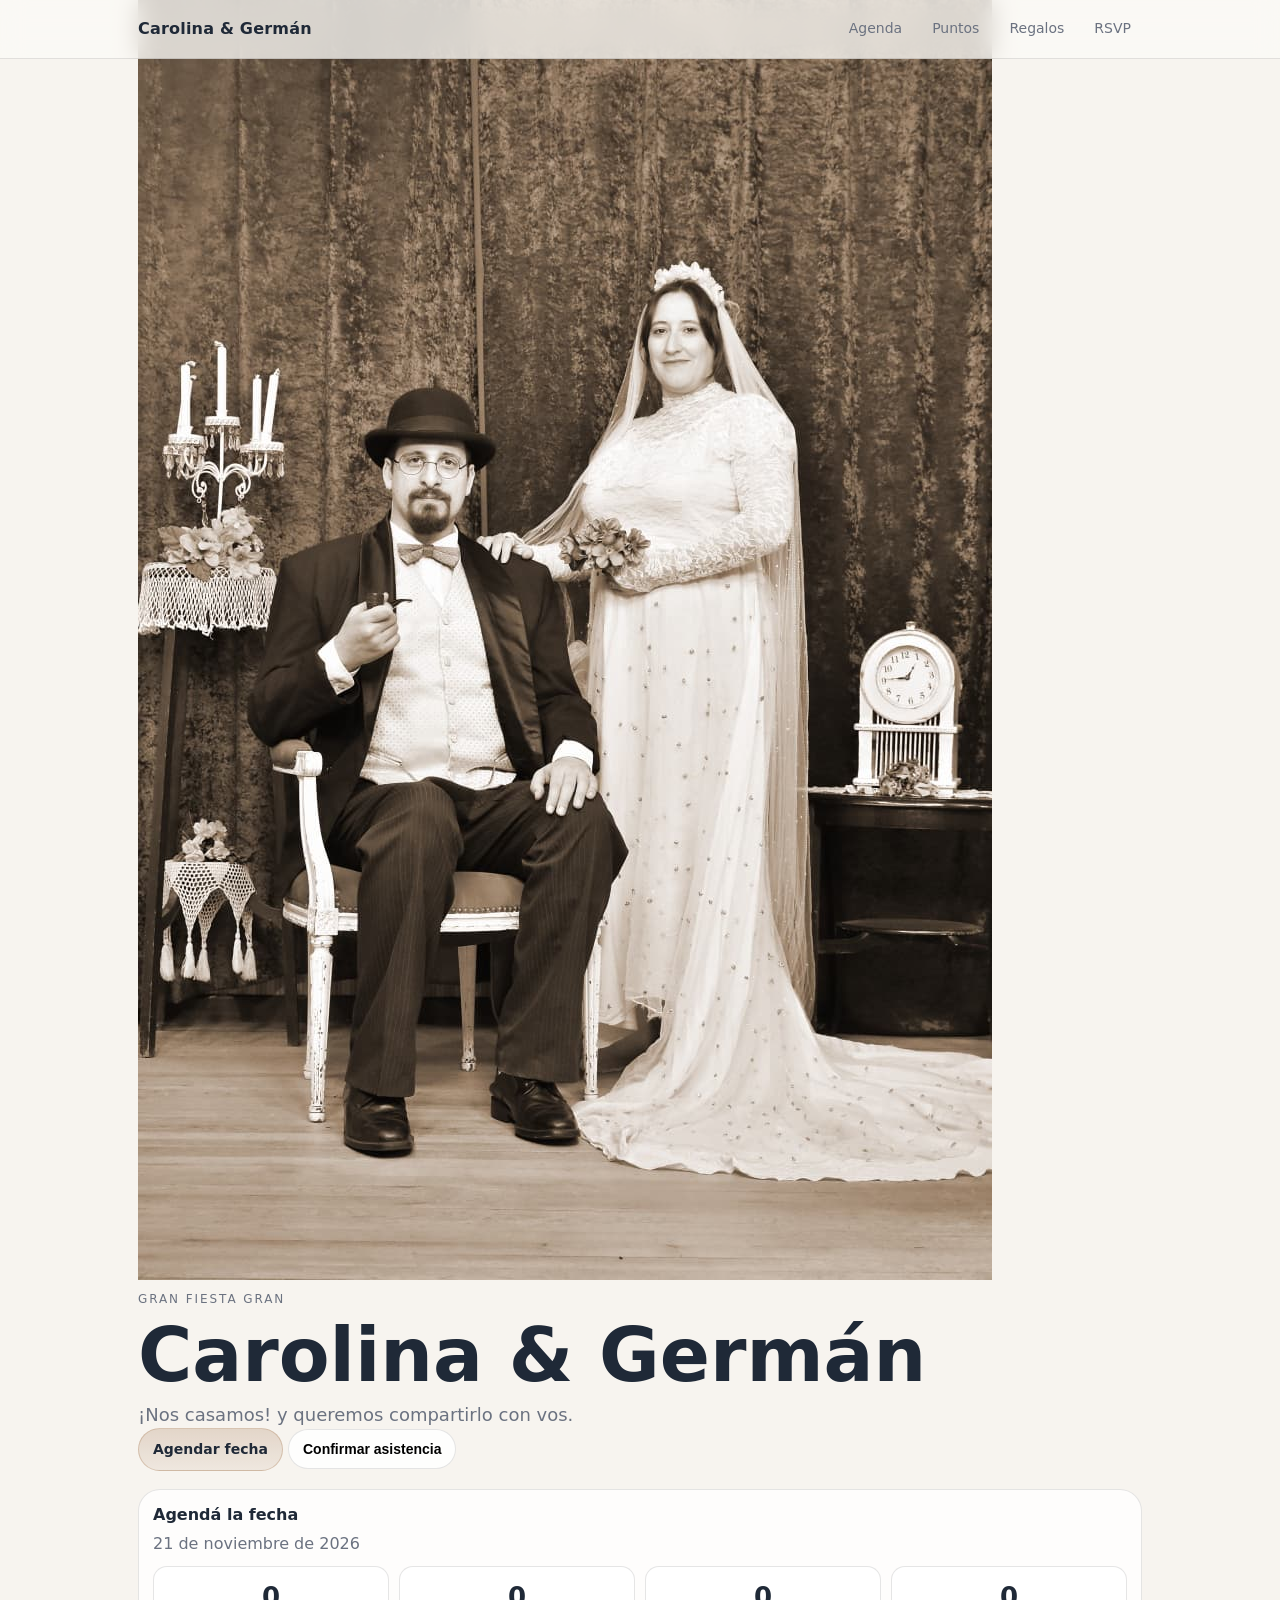
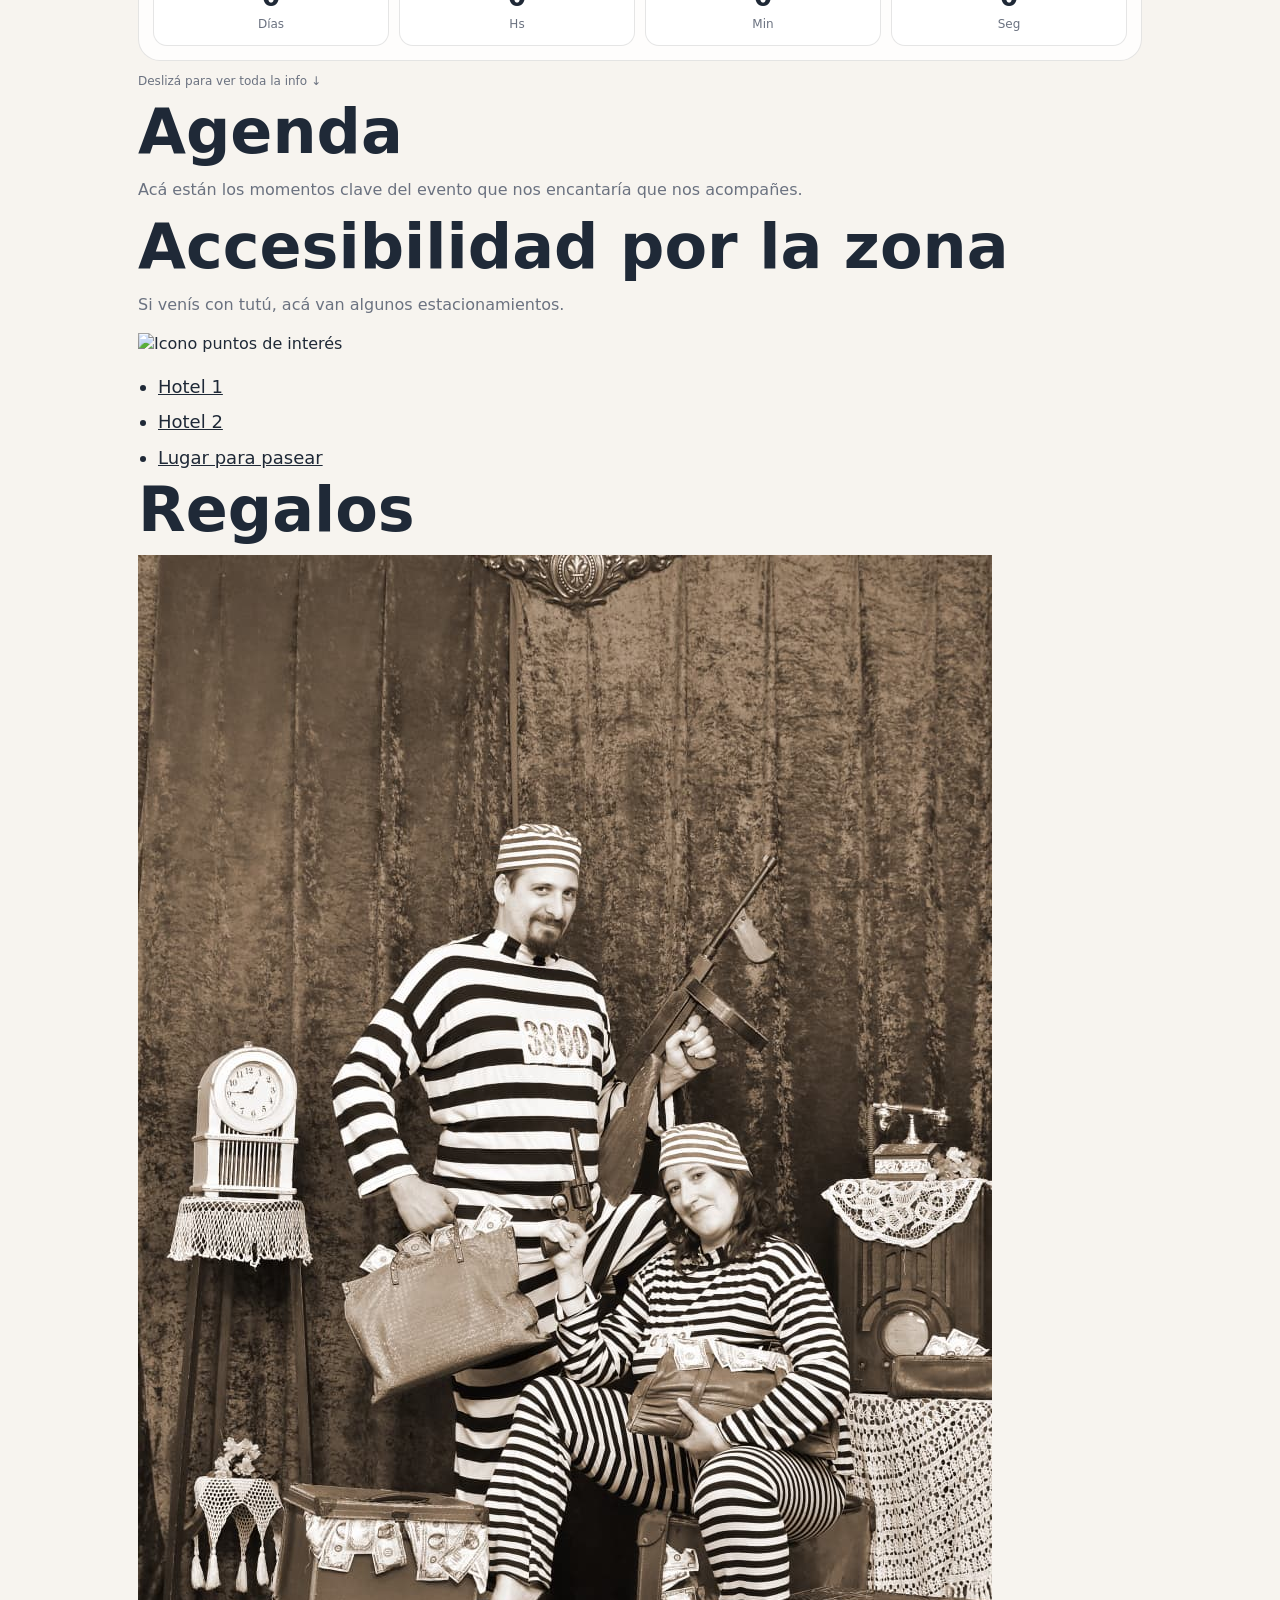
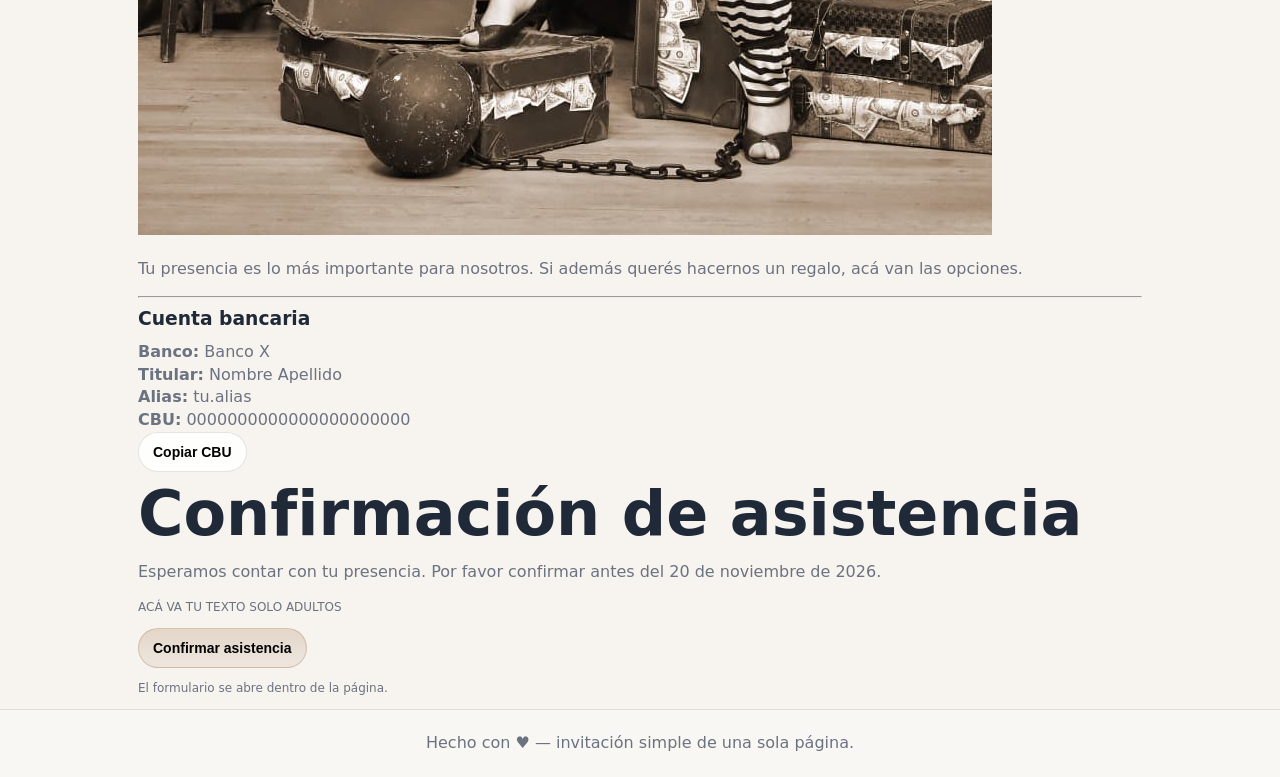
<file: index.html>
<!doctype html>
<html lang="es">
<head>
  <meta charset="utf-8" />
  <meta name="viewport" content="width=device-width, initial-scale=1" />
  <title>Invitación | Nuestra Boda</title>
  <meta name="description" content="Invitación de casamiento" />

  <link rel="stylesheet" href="styles.css" />
</head>

<body>

<header class="nav">
  <div class="wrap">
    <div class="row">
      <div class="brand" id="brandText">Invitación</div>
      <nav class="links">
        <a href="#agenda">Agenda</a>
        <a href="#puntos">Puntos</a>
        <a href="#regalos">Regalos</a>
        <a href="#rsvp">RSVP</a>
      </nav>
    </div>
  </div>
</header>

<main>

  <!-- HERO + COUNTDOWN + FOTO GRANDE -->
  <section class="hero">
    <div class="wrap">
      <div class="heroCard">
        <div class="heroInner">

          <!-- FOTO GRANDE -->
          <div class="heroPhoto">
            <img id="heroImg" alt="Foto principal" />
          </div>

          <!-- TEXTO + BOTONES + COUNTDOWN -->
          <div class="heroRight">
            <div class="kicker" id="kicker">Gran fiesta gran</div>
            <h1 id="heroTitle">—</h1>
            <p class="sub" id="heroSub">—</p>

            <div class="heroBtns">
              <a class="btn primary" id="btnCalendar" href="#" target="_blank" rel="noopener">Agendar fecha</a>
              <button class="btn" id="btnOpenRsvp" type="button">Confirmar asistencia</button>
            </div>

            <div class="countdownBox" id="agenda">
              <div class="countTitle">Agendá la fecha</div>
              <div class="muted" id="fechaBonita">—</div>
              <div class="sp10"></div>
              <div class="timer">
                <div class="t"><div class="n" id="d">0</div><div class="l">Días</div></div>
                <div class="t"><div class="n" id="h">0</div><div class="l">Hs</div></div>
                <div class="t"><div class="n" id="m">0</div><div class="l">Min</div></div>
                <div class="t"><div class="n" id="s">0</div><div class="l">Seg</div></div>
              </div>
            </div>

            <p class="small tip">Deslizá para ver toda la info ↓</p>
          </div>

        </div>
      </div>
    </div>
  </section>

  <!-- AGENDA (CIVIL / CEREMONIA / FESTEJO) -->
  <section>
    <div class="wrap">
      <h2 class="sectionTitle">Agenda</h2>
      <p class="muted">Acá están los momentos clave del evento que nos encantaría que nos acompañes.</p>
      <div class="grid3" id="eventGrid"></div>
    </div>
  </section>

  <!-- PUNTOS DE INTERÉS -->
  <section id="puntos">
    <div class="wrap">
      <h2 class="sectionTitle">Accesibilidad por la zona</h2>
      <p class="muted">Si venís con tutú, acá van algunos estacionamientos.</p>

      <div class="card poiCard">
        <div class="cardWatermark">
          <img id="poiIcon" alt="Icono puntos de interés" />
        </div>
        <ul id="poiList" class="poiList"></ul>
      </div>
    </div>
  </section>

  <!-- REGALOS (con foto) -->
  <section id="regalos">
    <div class="wrap">
      <h2 class="sectionTitle">Regalos</h2>

      <div class="card giftCard">
        <div class="giftPhoto">
          <img id="giftImg" alt="Foto regalos" />
        </div>

        <div class="giftBody">
          <p class="muted" id="regalosTexto">—</p>

          <hr class="sep">

          <h3 class="h3">Cuenta bancaria</h3>
          <div class="muted" id="cuentaInfo">—</div>

          <div class="heroBtns giftBtns">
            <button class="btn" id="btnCopyCbu" type="button">Copiar CBU</button>
          </div>

          <p class="small" id="copyStatus"></p>
        </div>
      </div>
    </div>
  </section>

  <!-- RSVP -->
  <section id="rsvp">
    <div class="wrap">
      <h2 class="sectionTitle">Confirmación de asistencia</h2>
      <div class="card">
        <p class="muted" id="rsvpText">—</p>
        <p class="small" id="adultsNote">—</p>
        <div class="heroBtns">
          <button class="btn primary" id="btnOpenRsvp2" type="button">Confirmar asistencia</button>
        </div>
        <p class="small">El formulario se abre dentro de la página.</p>
      </div>
    </div>
  </section>

</main>

<footer>
  <div class="wrap">
    <div>Hecho con ♥ — invitación simple de una sola página.</div>
  </div>
</footer>

<!-- Modal RSVP -->
<dialog id="rsvpModal">
  <div class="modalHead">
    <div class="modalTitle">RSVP</div>
    <button class="x" id="btnCloseRsvp" type="button">✕</button>
  </div>

  <div class="modalBody">
    <p class="muted modalP">
      Por favor completá los campos. Te pedimos confirmar antes del <span id="rsvpDeadline">—</span>.
    </p>

    <form id="rsvpForm" method="POST">
      <label>Nombre y apellido</label>
      <input name="nombre" required placeholder="Tu nombre" />

      <label>¿Asistís?</label>
      <select name="asistencia" required>
        <option value="" selected disabled>Elegí una opción</option>
        <option>Asistiré</option>
        <option>No asistiré</option>
      </select>

      <label>Menú especial</label>
      <select name="menu">
        <option>Ninguno</option>
        <option>Celíaco</option>
        <option>Vegetariano</option>
        <option>Vegano</option>
        <option>Diabético</option>
      </select>

      <label>Comentarios</label>
      <textarea name="comentarios" placeholder="Ej: voy con X, llego tarde, etc."></textarea>

      <input type="hidden" name="_subject" value="RSVP - Invitación" />
      <input type="hidden" name="_template" value="table" />

      <div class="modalActions">
        <button class="btn primary" type="submit">Enviar RSVP</button>
        <button class="btn" type="button" id="btnCancelRsvp">Cancelar</button>
      </div>

      <p class="small" id="rsvpStatus"></p>
    </form>
  </div>
</dialog>

<script src="app.js"></script>
</body>
</html>
</file>
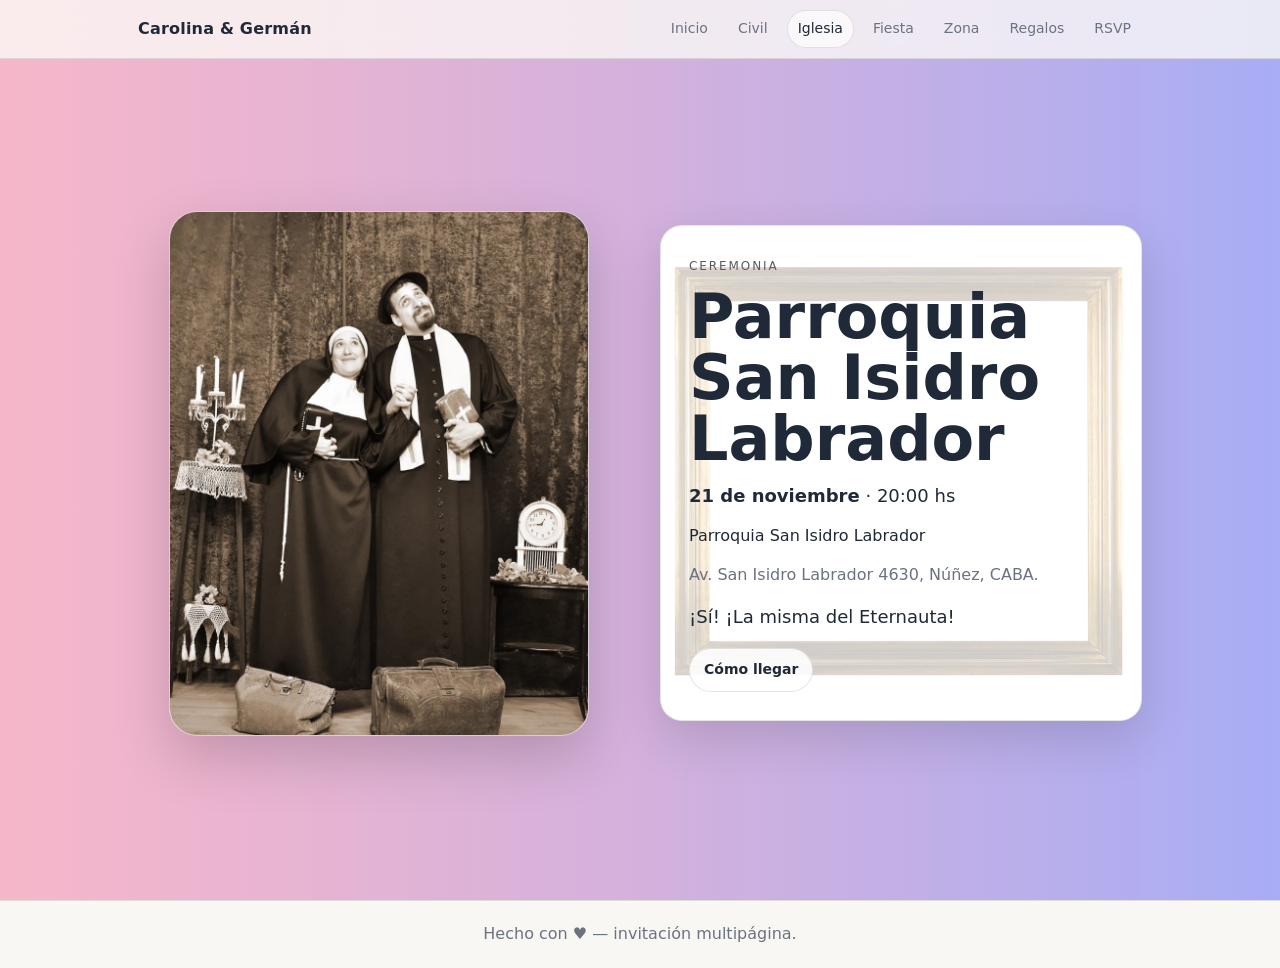
<file: ceremonia.html>
<!doctype html><html lang="es"><head><meta charset="utf-8"/><meta name="viewport" content="width=device-width,initial-scale=1"/><title>Invitación | Iglesia</title><meta name="description" content="Invitación de casamiento"/><link rel="stylesheet" href="styles.css"/></head><body data-page="ceremonia">
<header class="nav">
  <div class="wrap">
    <div class="row">
      <div class="brand" id="brandText">Invitación</div>
      <nav class="links" aria-label="Navegación principal">
        <a data-nav="home" href="index.html">Inicio</a>
        <a data-nav="civil" href="civil.html">Civil</a>
        <a data-nav="ceremonia" href="ceremonia.html">Iglesia</a>
        <a data-nav="fiesta" href="fiesta.html">Fiesta</a>
        <a data-nav="zona" href="zona.html">Zona</a>
        <a data-nav="regalos" href="regalos.html">Regalos</a>
        <a data-nav="rsvp" href="rsvp.html">RSVP</a>
      </nav>
    </div>
  </div>
</header>
<main class="page">
  <div class="wrap pageInner">
    <div class="media"><div class="photoFrame"><img id="eventImg" alt="Foto de la sección"/></div></div>
    <section class="textCard">
      <div class="eyebrow" id="eventTipo">—</div>
      <h2 id="eventTitulo">—</h2>
      <p class="meta"><strong id="eventFecha">—</strong> · <span id="eventHora">—</span></p>
      <p id="eventLugar">—</p>
      <p class="muted" id="eventDireccion">—</p>
      <p class="phrase" id="eventFrase">—</p>
      <div class="btns"><a class="btn" id="eventMaps" href="#" target="_blank" rel="noopener">Cómo llegar</a></div>
    </section>
  </div>
</main>
<dialog id="rsvpModal">
  <div class="modalHead">
    <div class="modalTitle">RSVP</div>
    <button class="x" id="btnCloseRsvp" type="button">✕</button>
  </div>
  <div class="modalBody">
    <p class="muted">Por favor completá los campos. Te pedimos confirmar antes del <span id="rsvpDeadline">—</span>.</p>
    <form id="rsvpForm" method="POST">
      <label>Nombre y apellido</label>
      <input name="nombre" required placeholder="Tu nombre" />
      <label>¿Asistís?</label>
      <select name="asistencia" required>
        <option value="" selected disabled>Elegí una opción</option>
        <option>Asistiré</option>
        <option>No asistiré</option>
      </select>
      <label>Menú especial</label>
      <select name="menu">
        <option>Ninguno</option><option>Celíaco</option><option>Vegetariano</option><option>Vegano</option><option>Diabético</option>
      </select>
      <label>Comentarios</label>
      <textarea name="comentarios" placeholder="Ej: voy con X, llego tarde, etc."></textarea>
      <input type="hidden" name="_subject" value="RSVP - Invitación" />
      <input type="hidden" name="_template" value="table" />
      <div class="modalActions">
        <button class="btn primary" type="submit">Enviar RSVP</button>
        <button class="btn" type="button" id="btnCancelRsvp">Cancelar</button>
      </div>
      <p class="small" id="rsvpStatus"></p>
    </form>
  </div>
</dialog>
<footer><div class="wrap">Hecho con ♥ — invitación multipágina.</div></footer>
<script src="app.js"></script>
</body>
</html>
</file>
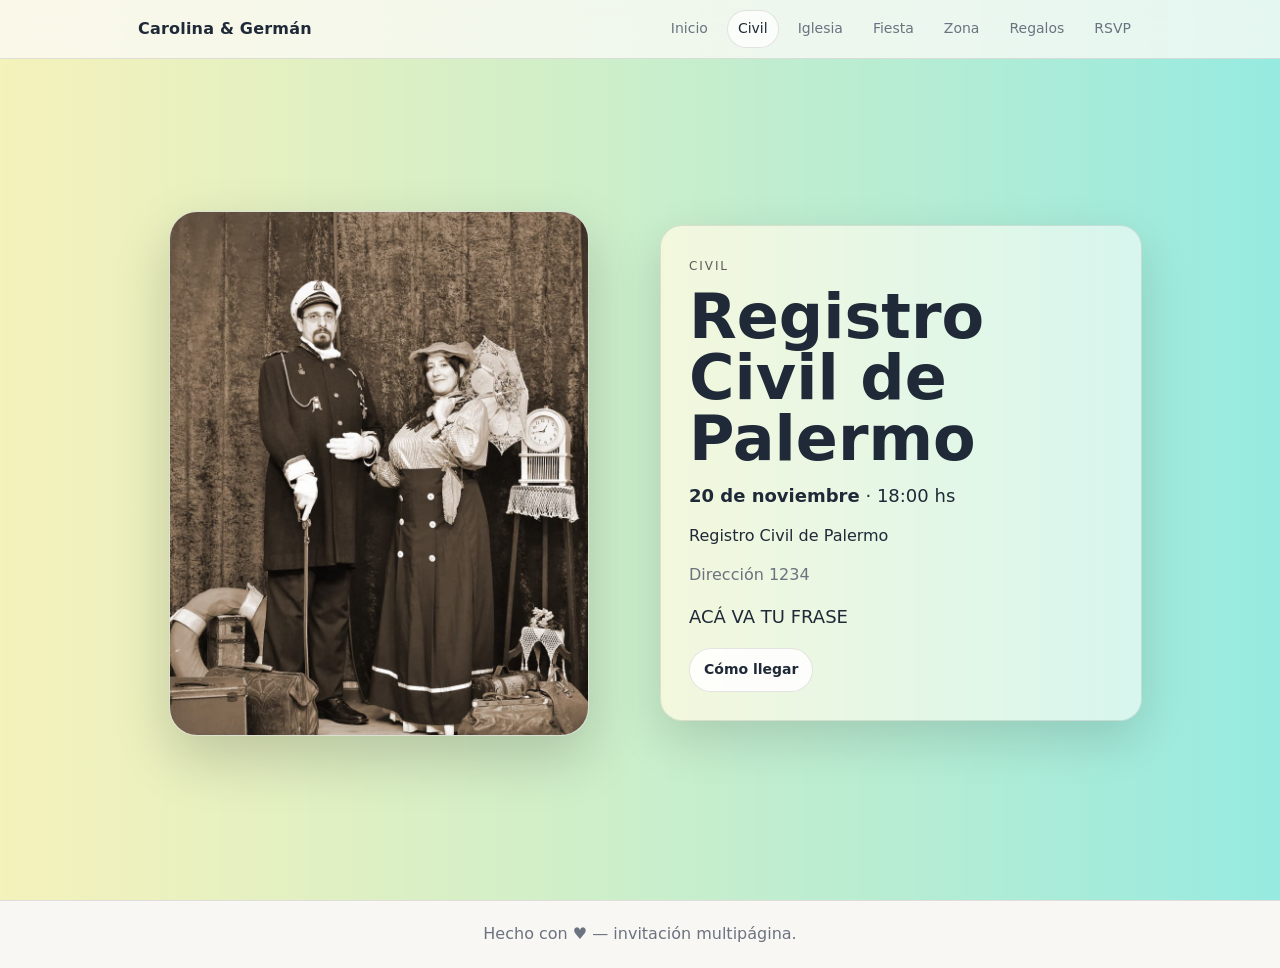
<file: civil.html>
<!doctype html><html lang="es"><head><meta charset="utf-8"/><meta name="viewport" content="width=device-width,initial-scale=1"/><title>Invitación | Civil</title><meta name="description" content="Invitación de casamiento"/><link rel="stylesheet" href="styles.css"/></head><body data-page="civil">
<header class="nav">
  <div class="wrap">
    <div class="row">
      <div class="brand" id="brandText">Invitación</div>
      <nav class="links" aria-label="Navegación principal">
        <a data-nav="home" href="index.html">Inicio</a>
        <a data-nav="civil" href="civil.html">Civil</a>
        <a data-nav="ceremonia" href="ceremonia.html">Iglesia</a>
        <a data-nav="fiesta" href="fiesta.html">Fiesta</a>
        <a data-nav="zona" href="zona.html">Zona</a>
        <a data-nav="regalos" href="regalos.html">Regalos</a>
        <a data-nav="rsvp" href="rsvp.html">RSVP</a>
      </nav>
    </div>
  </div>
</header>
<main class="page">
  <div class="wrap pageInner">
    <div class="media"><div class="photoFrame"><img id="eventImg" alt="Foto de la sección"/></div></div>
    <section class="textCard">
      <div class="eyebrow" id="eventTipo">—</div>
      <h2 id="eventTitulo">—</h2>
      <p class="meta"><strong id="eventFecha">—</strong> · <span id="eventHora">—</span></p>
      <p id="eventLugar">—</p>
      <p class="muted" id="eventDireccion">—</p>
      <p class="phrase" id="eventFrase">—</p>
      <div class="btns"><a class="btn" id="eventMaps" href="#" target="_blank" rel="noopener">Cómo llegar</a></div>
    </section>
  </div>
</main>
<dialog id="rsvpModal">
  <div class="modalHead">
    <div class="modalTitle">RSVP</div>
    <button class="x" id="btnCloseRsvp" type="button">✕</button>
  </div>
  <div class="modalBody">
    <p class="muted">Por favor completá los campos. Te pedimos confirmar antes del <span id="rsvpDeadline">—</span>.</p>
    <form id="rsvpForm" method="POST">
      <label>Nombre y apellido</label>
      <input name="nombre" required placeholder="Tu nombre" />
      <label>¿Asistís?</label>
      <select name="asistencia" required>
        <option value="" selected disabled>Elegí una opción</option>
        <option>Asistiré</option>
        <option>No asistiré</option>
      </select>
      <label>Menú especial</label>
      <select name="menu">
        <option>Ninguno</option><option>Celíaco</option><option>Vegetariano</option><option>Vegano</option><option>Diabético</option>
      </select>
      <label>Comentarios</label>
      <textarea name="comentarios" placeholder="Ej: voy con X, llego tarde, etc."></textarea>
      <input type="hidden" name="_subject" value="RSVP - Invitación" />
      <input type="hidden" name="_template" value="table" />
      <div class="modalActions">
        <button class="btn primary" type="submit">Enviar RSVP</button>
        <button class="btn" type="button" id="btnCancelRsvp">Cancelar</button>
      </div>
      <p class="small" id="rsvpStatus"></p>
    </form>
  </div>
</dialog>
<footer><div class="wrap">Hecho con ♥ — invitación multipágina.</div></footer>
<script src="app.js"></script>
</body>
</html>
</file>
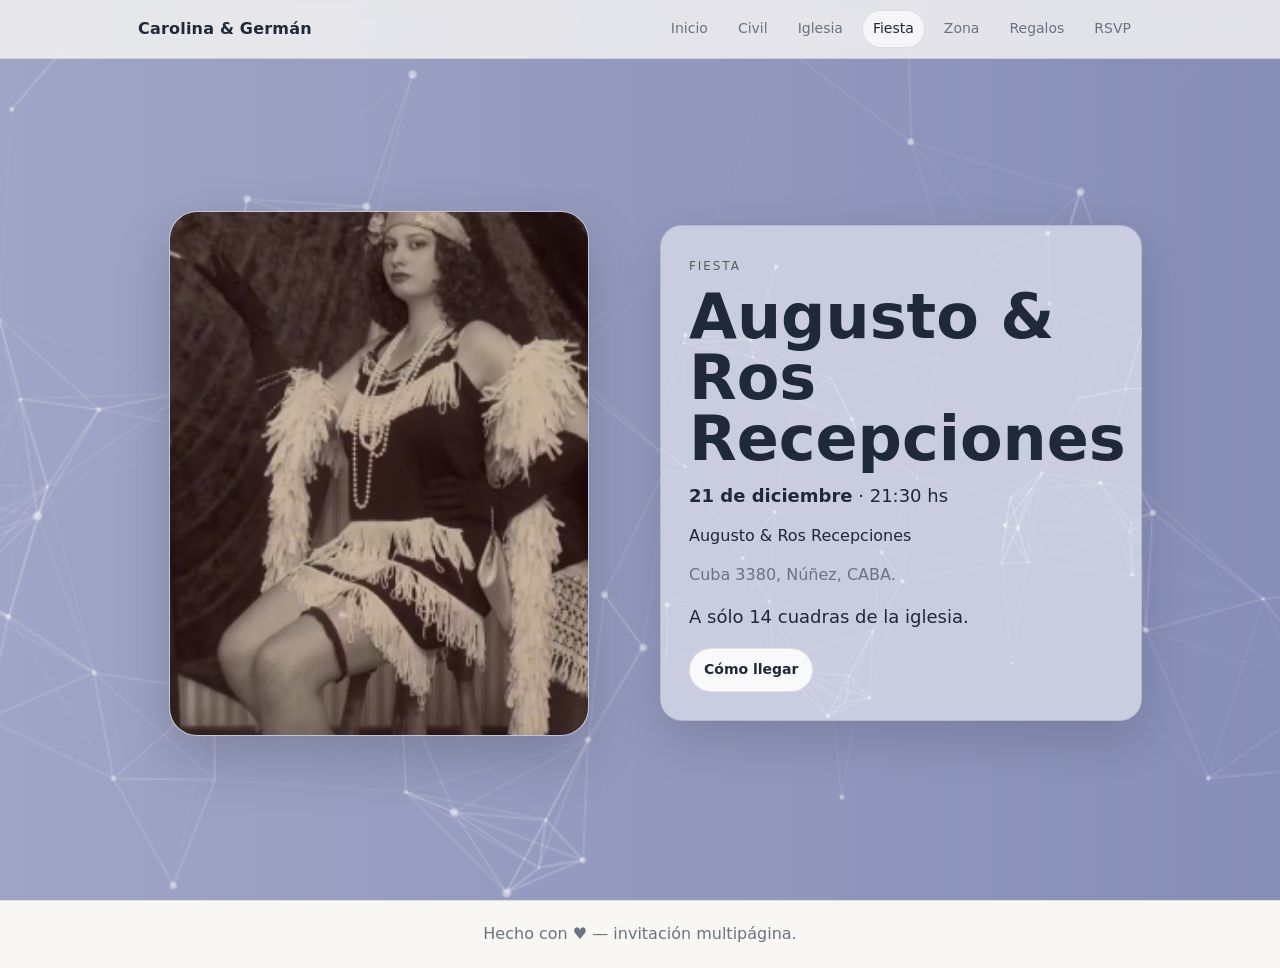
<file: fiesta.html>
<!doctype html><html lang="es"><head><meta charset="utf-8"/><meta name="viewport" content="width=device-width,initial-scale=1"/><title>Invitación | Fiesta</title><meta name="description" content="Invitación de casamiento"/><link rel="stylesheet" href="styles.css"/></head><body data-page="fiesta">
<header class="nav">
  <div class="wrap">
    <div class="row">
      <div class="brand" id="brandText">Invitación</div>
      <nav class="links" aria-label="Navegación principal">
        <a data-nav="home" href="index.html">Inicio</a>
        <a data-nav="civil" href="civil.html">Civil</a>
        <a data-nav="ceremonia" href="ceremonia.html">Iglesia</a>
        <a data-nav="fiesta" href="fiesta.html">Fiesta</a>
        <a data-nav="zona" href="zona.html">Zona</a>
        <a data-nav="regalos" href="regalos.html">Regalos</a>
        <a data-nav="rsvp" href="rsvp.html">RSVP</a>
      </nav>
    </div>
  </div>
</header>
<main class="page">
  <div class="wrap pageInner">
    <div class="media"><div class="photoFrame"><img id="eventImg" alt="Foto de la sección"/></div></div>
    <section class="textCard">
      <div class="eyebrow" id="eventTipo">—</div>
      <h2 id="eventTitulo">—</h2>
      <p class="meta"><strong id="eventFecha">—</strong> · <span id="eventHora">—</span></p>
      <p id="eventLugar">—</p>
      <p class="muted" id="eventDireccion">—</p>
      <p class="phrase" id="eventFrase">—</p>
      <div class="btns"><a class="btn" id="eventMaps" href="#" target="_blank" rel="noopener">Cómo llegar</a></div>
    </section>
  </div>
</main>
<dialog id="rsvpModal">
  <div class="modalHead">
    <div class="modalTitle">RSVP</div>
    <button class="x" id="btnCloseRsvp" type="button">✕</button>
  </div>
  <div class="modalBody">
    <p class="muted">Por favor completá los campos. Te pedimos confirmar antes del <span id="rsvpDeadline">—</span>.</p>
    <form id="rsvpForm" method="POST">
      <label>Nombre y apellido</label>
      <input name="nombre" required placeholder="Tu nombre" />
      <label>¿Asistís?</label>
      <select name="asistencia" required>
        <option value="" selected disabled>Elegí una opción</option>
        <option>Asistiré</option>
        <option>No asistiré</option>
      </select>
      <label>Menú especial</label>
      <select name="menu">
        <option>Ninguno</option><option>Celíaco</option><option>Vegetariano</option><option>Vegano</option><option>Diabético</option>
      </select>
      <label>Comentarios</label>
      <textarea name="comentarios" placeholder="Ej: voy con X, llego tarde, etc."></textarea>
      <input type="hidden" name="_subject" value="RSVP - Invitación" />
      <input type="hidden" name="_template" value="table" />
      <div class="modalActions">
        <button class="btn primary" type="submit">Enviar RSVP</button>
        <button class="btn" type="button" id="btnCancelRsvp">Cancelar</button>
      </div>
      <p class="small" id="rsvpStatus"></p>
    </form>
  </div>
</dialog>
<footer><div class="wrap">Hecho con ♥ — invitación multipágina.</div></footer>
<script src="app.js"></script>
</body>
</html>
</file>
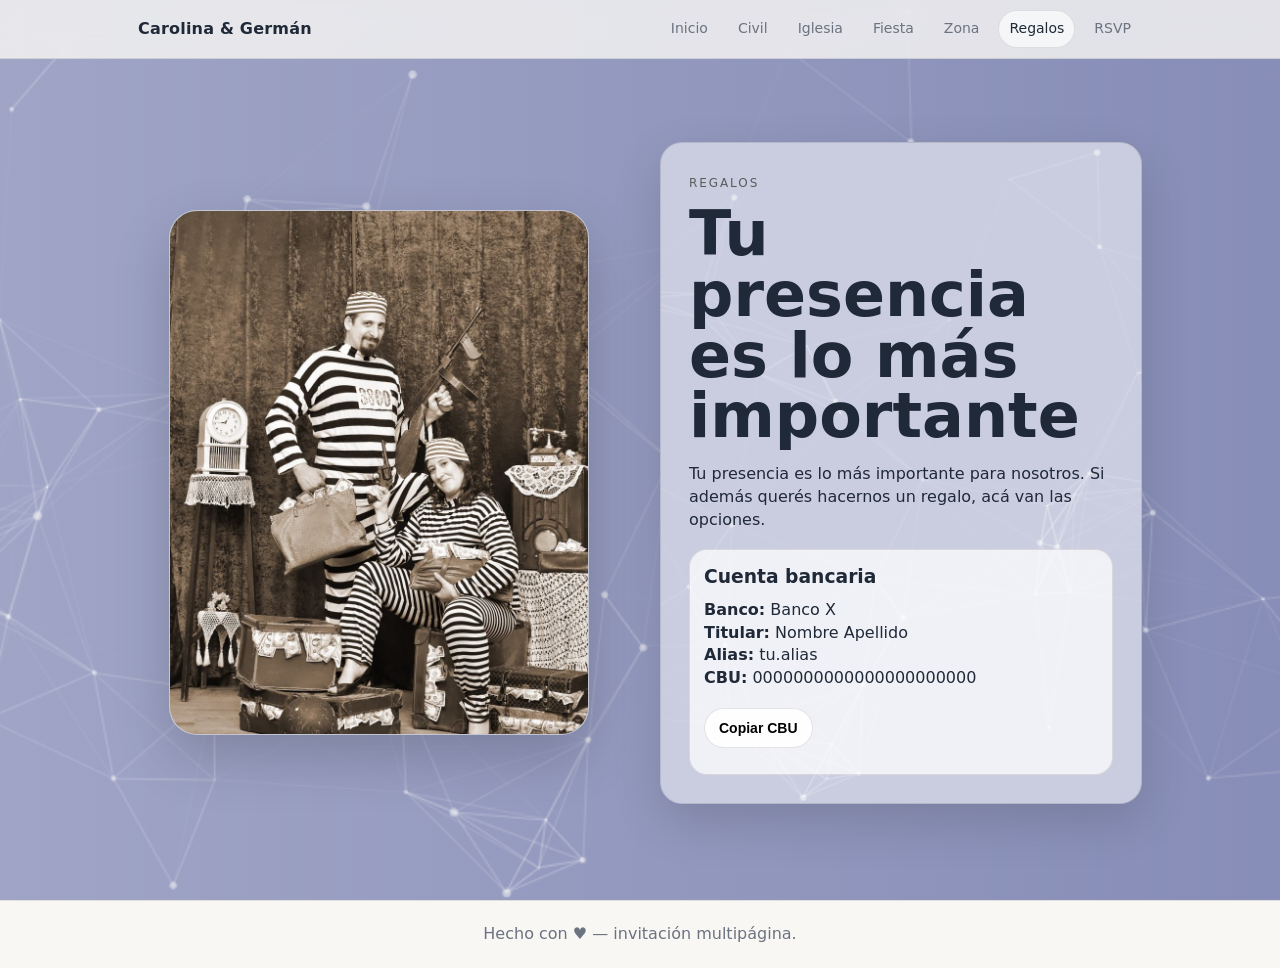
<file: regalos.html>
<!doctype html><html lang="es"><head><meta charset="utf-8"/><meta name="viewport" content="width=device-width,initial-scale=1"/><title>Invitación | Regalos</title><meta name="description" content="Invitación de casamiento"/><link rel="stylesheet" href="styles.css"/></head><body data-page="regalos">
<header class="nav">
  <div class="wrap">
    <div class="row">
      <div class="brand" id="brandText">Invitación</div>
      <nav class="links" aria-label="Navegación principal">
        <a data-nav="home" href="index.html">Inicio</a>
        <a data-nav="civil" href="civil.html">Civil</a>
        <a data-nav="ceremonia" href="ceremonia.html">Iglesia</a>
        <a data-nav="fiesta" href="fiesta.html">Fiesta</a>
        <a data-nav="zona" href="zona.html">Zona</a>
        <a data-nav="regalos" href="regalos.html">Regalos</a>
        <a data-nav="rsvp" href="rsvp.html">RSVP</a>
      </nav>
    </div>
  </div>
</header>
<main class="page">
  <div class="wrap pageInner">
    <div class="media"><div class="photoFrame"><img id="giftImg" alt="Foto regalos"/></div></div>
    <section class="textCard">
      <div class="eyebrow">Regalos</div>
      <h2>Tu presencia es lo más importante</h2>
      <p id="regalosTexto">—</p>
      <div class="bankBox">
        <h3 class="h3">Cuenta bancaria</h3>
        <div id="cuentaInfo">—</div>
        <div class="btns"><button class="btn" id="btnCopyCbu" type="button">Copiar CBU</button></div>
        <p class="small" id="copyStatus"></p>
      </div>
    </section>
  </div>
</main>
<dialog id="rsvpModal">
  <div class="modalHead">
    <div class="modalTitle">RSVP</div>
    <button class="x" id="btnCloseRsvp" type="button">✕</button>
  </div>
  <div class="modalBody">
    <p class="muted">Por favor completá los campos. Te pedimos confirmar antes del <span id="rsvpDeadline">—</span>.</p>
    <form id="rsvpForm" method="POST">
      <label>Nombre y apellido</label>
      <input name="nombre" required placeholder="Tu nombre" />
      <label>¿Asistís?</label>
      <select name="asistencia" required>
        <option value="" selected disabled>Elegí una opción</option>
        <option>Asistiré</option>
        <option>No asistiré</option>
      </select>
      <label>Menú especial</label>
      <select name="menu">
        <option>Ninguno</option><option>Celíaco</option><option>Vegetariano</option><option>Vegano</option><option>Diabético</option>
      </select>
      <label>Comentarios</label>
      <textarea name="comentarios" placeholder="Ej: voy con X, llego tarde, etc."></textarea>
      <input type="hidden" name="_subject" value="RSVP - Invitación" />
      <input type="hidden" name="_template" value="table" />
      <div class="modalActions">
        <button class="btn primary" type="submit">Enviar RSVP</button>
        <button class="btn" type="button" id="btnCancelRsvp">Cancelar</button>
      </div>
      <p class="small" id="rsvpStatus"></p>
    </form>
  </div>
</dialog>
<footer><div class="wrap">Hecho con ♥ — invitación multipágina.</div></footer>
<script src="app.js"></script>
</body>
</html>
</file>
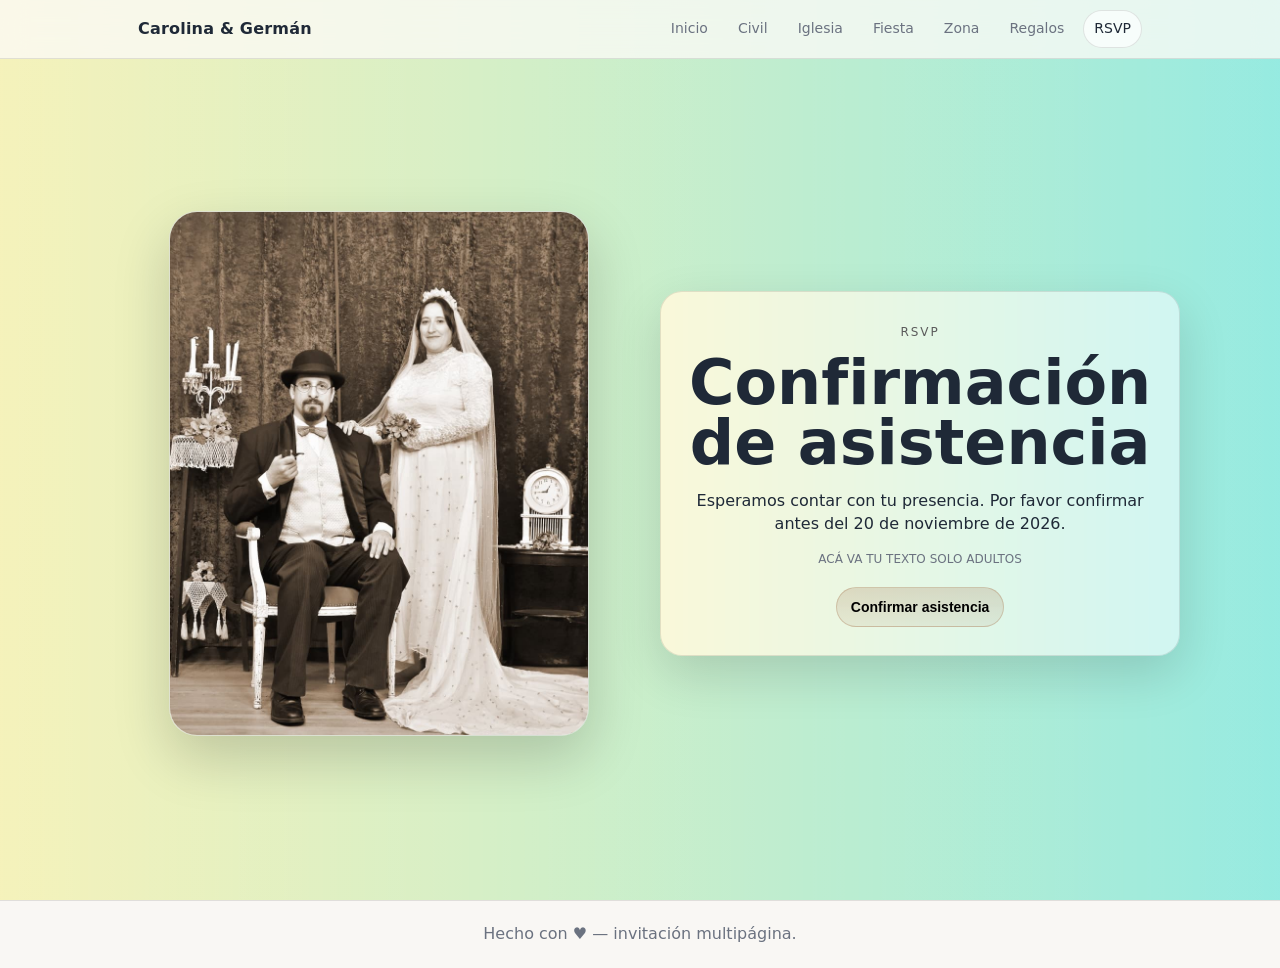
<file: rsvp.html>
<!doctype html><html lang="es"><head><meta charset="utf-8"/><meta name="viewport" content="width=device-width,initial-scale=1"/><title>Invitación | RSVP</title><meta name="description" content="Invitación de casamiento"/><link rel="stylesheet" href="styles.css"/></head><body data-page="rsvp">
<header class="nav">
  <div class="wrap">
    <div class="row">
      <div class="brand" id="brandText">Invitación</div>
      <nav class="links" aria-label="Navegación principal">
        <a data-nav="home" href="index.html">Inicio</a>
        <a data-nav="civil" href="civil.html">Civil</a>
        <a data-nav="ceremonia" href="ceremonia.html">Iglesia</a>
        <a data-nav="fiesta" href="fiesta.html">Fiesta</a>
        <a data-nav="zona" href="zona.html">Zona</a>
        <a data-nav="regalos" href="regalos.html">Regalos</a>
        <a data-nav="rsvp" href="rsvp.html">RSVP</a>
      </nav>
    </div>
  </div>
</header>
<main class="page">
  <div class="wrap pageInner">
    <div class="media"><div class="photoFrame"><img id="heroImg" alt="Foto RSVP"/></div></div>
    <section class="textCard center">
      <div class="eyebrow">RSVP</div>
      <h2>Confirmación de asistencia</h2>
      <p id="rsvpText">—</p>
      <p class="small" id="adultsNote">—</p>
      <div class="btns"><button class="btn primary" id="btnOpenRsvp2" type="button">Confirmar asistencia</button></div>
    </section>
  </div>
</main>
<dialog id="rsvpModal">
  <div class="modalHead">
    <div class="modalTitle">RSVP</div>
    <button class="x" id="btnCloseRsvp" type="button">✕</button>
  </div>
  <div class="modalBody">
    <p class="muted">Por favor completá los campos. Te pedimos confirmar antes del <span id="rsvpDeadline">—</span>.</p>
    <form id="rsvpForm" method="POST">
      <label>Nombre y apellido</label>
      <input name="nombre" required placeholder="Tu nombre" />
      <label>¿Asistís?</label>
      <select name="asistencia" required>
        <option value="" selected disabled>Elegí una opción</option>
        <option>Asistiré</option>
        <option>No asistiré</option>
      </select>
      <label>Menú especial</label>
      <select name="menu">
        <option>Ninguno</option><option>Celíaco</option><option>Vegetariano</option><option>Vegano</option><option>Diabético</option>
      </select>
      <label>Comentarios</label>
      <textarea name="comentarios" placeholder="Ej: voy con X, llego tarde, etc."></textarea>
      <input type="hidden" name="_subject" value="RSVP - Invitación" />
      <input type="hidden" name="_template" value="table" />
      <div class="modalActions">
        <button class="btn primary" type="submit">Enviar RSVP</button>
        <button class="btn" type="button" id="btnCancelRsvp">Cancelar</button>
      </div>
      <p class="small" id="rsvpStatus"></p>
    </form>
  </div>
</dialog>
<footer><div class="wrap">Hecho con ♥ — invitación multipágina.</div></footer>
<script src="app.js"></script>
</body>
</html>
</file>
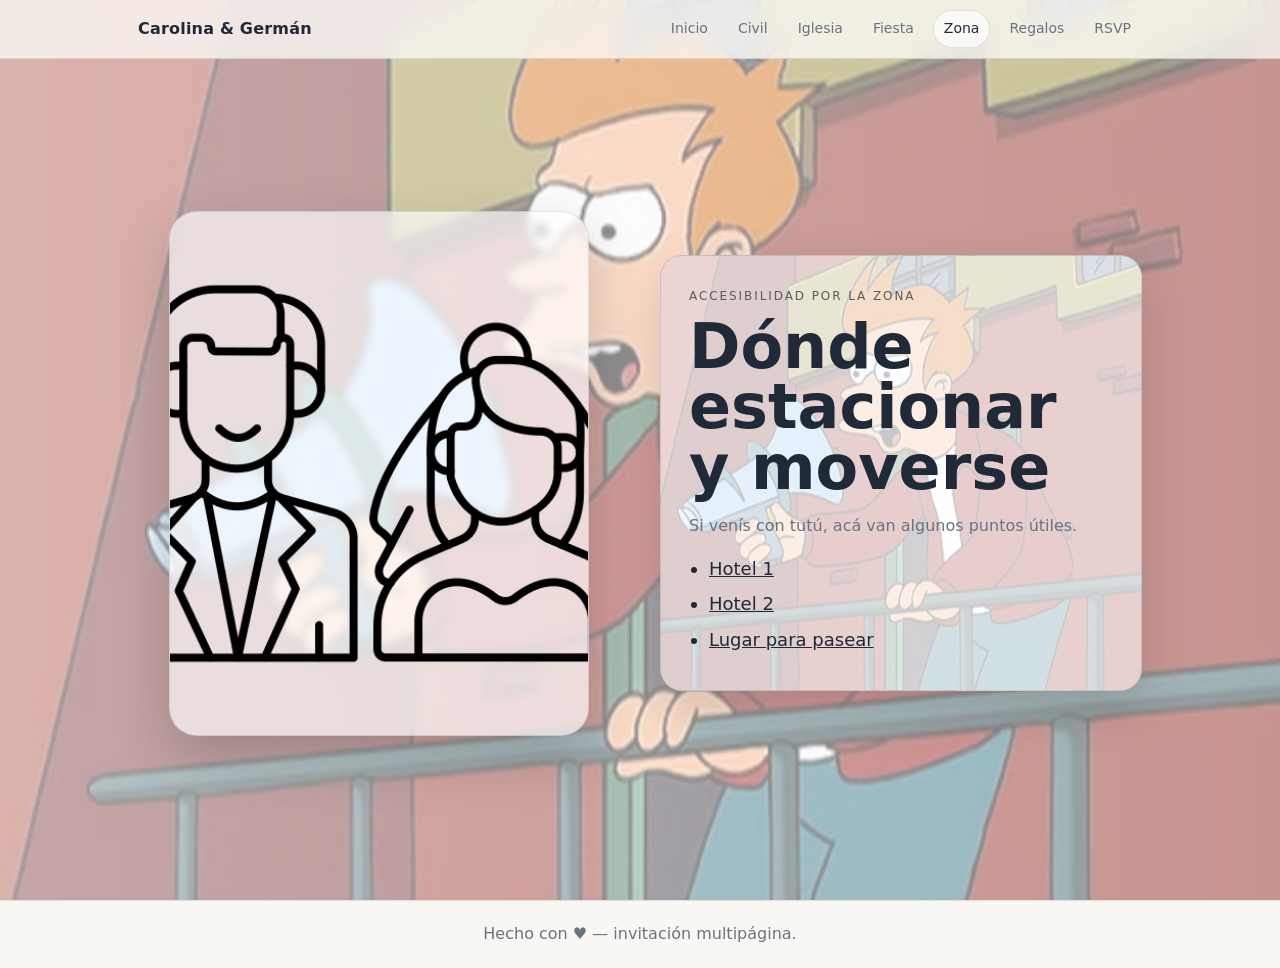
<file: zona.html>
<!doctype html><html lang="es"><head><meta charset="utf-8"/><meta name="viewport" content="width=device-width,initial-scale=1"/><title>Invitación | Zona</title><meta name="description" content="Invitación de casamiento"/><link rel="stylesheet" href="styles.css"/></head><body data-page="zona">
<header class="nav">
  <div class="wrap">
    <div class="row">
      <div class="brand" id="brandText">Invitación</div>
      <nav class="links" aria-label="Navegación principal">
        <a data-nav="home" href="index.html">Inicio</a>
        <a data-nav="civil" href="civil.html">Civil</a>
        <a data-nav="ceremonia" href="ceremonia.html">Iglesia</a>
        <a data-nav="fiesta" href="fiesta.html">Fiesta</a>
        <a data-nav="zona" href="zona.html">Zona</a>
        <a data-nav="regalos" href="regalos.html">Regalos</a>
        <a data-nav="rsvp" href="rsvp.html">RSVP</a>
      </nav>
    </div>
  </div>
</header>
<main class="page">
  <div class="wrap pageInner">
    <div class="media"><div class="photoFrame"><img id="zonaImg" alt="Imagen zona"/></div></div>
    <section class="textCard">
      <div class="eyebrow">Accesibilidad por la zona</div>
      <h2 id="zonaTitulo">—</h2>
      <p class="muted" id="zonaIntro">—</p>
      <ul id="poiList" class="poiList"></ul>
    </section>
  </div>
</main>
<dialog id="rsvpModal">
  <div class="modalHead">
    <div class="modalTitle">RSVP</div>
    <button class="x" id="btnCloseRsvp" type="button">✕</button>
  </div>
  <div class="modalBody">
    <p class="muted">Por favor completá los campos. Te pedimos confirmar antes del <span id="rsvpDeadline">—</span>.</p>
    <form id="rsvpForm" method="POST">
      <label>Nombre y apellido</label>
      <input name="nombre" required placeholder="Tu nombre" />
      <label>¿Asistís?</label>
      <select name="asistencia" required>
        <option value="" selected disabled>Elegí una opción</option>
        <option>Asistiré</option>
        <option>No asistiré</option>
      </select>
      <label>Menú especial</label>
      <select name="menu">
        <option>Ninguno</option><option>Celíaco</option><option>Vegetariano</option><option>Vegano</option><option>Diabético</option>
      </select>
      <label>Comentarios</label>
      <textarea name="comentarios" placeholder="Ej: voy con X, llego tarde, etc."></textarea>
      <input type="hidden" name="_subject" value="RSVP - Invitación" />
      <input type="hidden" name="_template" value="table" />
      <div class="modalActions">
        <button class="btn primary" type="submit">Enviar RSVP</button>
        <button class="btn" type="button" id="btnCancelRsvp">Cancelar</button>
      </div>
      <p class="small" id="rsvpStatus"></p>
    </form>
  </div>
</dialog>
<footer><div class="wrap">Hecho con ♥ — invitación multipágina.</div></footer>
<script src="app.js"></script>
</body>
</html>
</file>
<file: styles.css>
:root{
  --bg:#fbfaf7; --text:#1f2937; --muted:#6b7280; --card:rgba(255,255,255,.82);
  --border:rgba(0,0,0,.10); --accent:#b08968; --shadow:0 18px 50px rgba(0,0,0,.14);
  --radius:22px; --maxw:1040px;
}
*{box-sizing:border-box} html{min-height:100%} body{margin:0;min-height:100%;font-family:system-ui,-apple-system,Segoe UI,Roboto,Arial,sans-serif;color:var(--text);background:#f7f4ef;line-height:1.42} a{color:inherit}.wrap{max-width:var(--maxw);margin:0 auto;padding:0 18px}
.nav{position:fixed;top:0;left:0;right:0;z-index:20;backdrop-filter:blur(12px);background:rgba(251,250,247,.78);border-bottom:1px solid var(--border)}
.nav .row{display:flex;align-items:center;justify-content:space-between;gap:14px;padding:10px 0}.brand{font-weight:800;letter-spacing:.2px;white-space:nowrap}.links{display:flex;gap:8px;overflow-x:auto;white-space:nowrap;scrollbar-width:none}.links::-webkit-scrollbar{display:none}.links a{text-decoration:none;padding:8px 10px;border-radius:999px;border:1px solid transparent;color:var(--muted);font-size:14px;flex:0 0 auto}.links a:hover,.links a.active{border-color:var(--border);background:rgba(255,255,255,.66);color:var(--text)}
.page{position:relative;min-height:100svh;display:flex;align-items:center;overflow:hidden;background-image:linear-gradient(rgba(255,255,255,.48),rgba(255,255,255,.48)),var(--page-bg);background-size:cover;background-position:center;background-repeat:no-repeat;padding:92px 0 46px}.page::before{content:"";position:absolute;inset:0;background:linear-gradient(90deg,rgba(255,255,255,.24),rgba(255,255,255,.04));pointer-events:none}.pageInner{position:relative;z-index:1;width:100%;display:grid;grid-template-columns:1fr 1fr;gap:40px;align-items:center}.mainInner{grid-template-columns:.92fr 1.08fr}.media{display:flex;justify-content:center;align-items:center}.photoFrame{width:min(100%,420px);aspect-ratio:4/5;border-radius:28px;overflow:hidden;border:1px solid rgba(0,0,0,.10);box-shadow:0 22px 55px rgba(0,0,0,.18);background:rgba(255,255,255,.64);backdrop-filter:blur(4px)}.mainPhoto{width:min(100%,460px)}.photoFrame img{width:100%;height:100%;object-fit:cover;display:block}
.textCard{position:relative;max-width:560px;padding:28px;border:1px solid var(--border);border-radius:var(--radius);box-shadow:var(--shadow);background-image:linear-gradient(rgba(255,255,255,.78),rgba(255,255,255,.78)),var(--text-bg);background-size:cover;background-position:center;backdrop-filter:blur(8px);overflow:hidden}.textCard.noFrame{background:transparent;border:0;box-shadow:none;backdrop-filter:none;padding:0}.eyebrow,.kicker{display:inline-block;margin-bottom:12px;color:#5b5b5b;text-transform:uppercase;letter-spacing:.16em;font-size:12px}.kicker{color:var(--muted)}h1{margin:0;font-size:clamp(40px,7vw,74px);line-height:.95}h2{margin:0 0 14px;font-size:clamp(34px,6vw,62px);line-height:.98}.sub{margin:12px 0 0;color:var(--muted);font-size:18px}.meta{margin:0 0 14px;font-size:18px}.phrase{margin-top:18px;font-size:18px}.muted{color:var(--muted)}.small{font-size:12px;color:var(--muted)}.btns{display:flex;flex-wrap:wrap;gap:10px;margin-top:18px}.btn{display:inline-flex;align-items:center;justify-content:center;gap:8px;padding:11px 14px;border-radius:999px;border:1px solid var(--border);background:rgba(255,255,255,.88);text-decoration:none;font-weight:700;font-size:14px;cursor:pointer}.btn.primary{border-color:rgba(176,137,104,.38);background:linear-gradient(180deg,rgba(176,137,104,.28),rgba(176,137,104,.12))}.countdownBox{margin-top:18px;border:1px solid var(--border);background:rgba(255,255,255,.82);border-radius:var(--radius);padding:14px}.countTitle{font-weight:800;margin-bottom:6px}.timer{display:grid;grid-template-columns:repeat(4,1fr);gap:10px;margin-top:10px}.t{background:#fff;border:1px solid var(--border);border-radius:14px;padding:12px 8px;text-align:center}.t .n{font-size:26px;font-weight:900}.t .l{font-size:12px;color:var(--muted)}.poiList{margin:18px 0 0;padding-left:20px;font-size:18px}.poiList li{margin:10px 0}.bankBox{margin-top:18px;border:1px solid var(--border);background:rgba(255,255,255,.72);border-radius:18px;padding:14px}.h3{margin:0 0 8px}.center{text-align:center;margin:0 auto}.center .btns{justify-content:center}
footer{padding:22px 0;text-align:center;color:var(--muted);background:rgba(251,250,247,.7);border-top:1px solid var(--border)}
dialog{border:0;border-radius:var(--radius);max-width:640px;width:calc(100% - 24px);box-shadow:var(--shadow);padding:0;overflow:hidden}dialog::backdrop{background:rgba(0,0,0,.35)}.modalHead{padding:14px 16px;background:rgba(176,137,104,.12);border-bottom:1px solid var(--border);display:flex;align-items:center;justify-content:space-between}.modalTitle{font-weight:800}.modalBody{padding:16px;background:white}.x{border:1px solid var(--border);background:rgba(255,255,255,.85);border-radius:999px;padding:8px 10px;cursor:pointer;font-weight:800}label{display:block;font-weight:700;margin:10px 0 6px}input,select,textarea{width:100%;padding:10px 12px;border-radius:12px;border:1px solid var(--border);font:inherit}textarea{min-height:90px;resize:vertical}.modalActions{display:flex;gap:10px;flex-wrap:wrap;margin-top:12px}
@media (max-width:860px){.nav .row{align-items:center}.brand{font-size:14px}.links{gap:6px;max-width:calc(100vw - 150px)}.links a{font-size:13px;padding:7px 9px}.page{align-items:flex-start;min-height:100svh;padding:78px 0 34px}.pageInner,.mainInner{grid-template-columns:1fr;gap:22px}.media{order:1}.textCard{order:2;max-width:none;padding:20px}.textCard.noFrame{padding:0}.photoFrame{width:min(100%,330px)}.mainPhoto{width:min(100%,350px)}h1{font-size:clamp(38px,13vw,56px)}h2{font-size:clamp(30px,10vw,46px)}.meta,.phrase,.poiList{font-size:16px}.timer{gap:7px}.t{padding:10px 5px}.t .n{font-size:22px}.btns{gap:8px}.btn{font-size:13px;padding:10px 12px}}
@media (max-width:390px){.brand{display:none}.links{max-width:100%;width:100%}.nav .row{justify-content:center}.links a{font-size:12px;padding:7px 8px}.wrap{padding:0 14px}}
</file>
